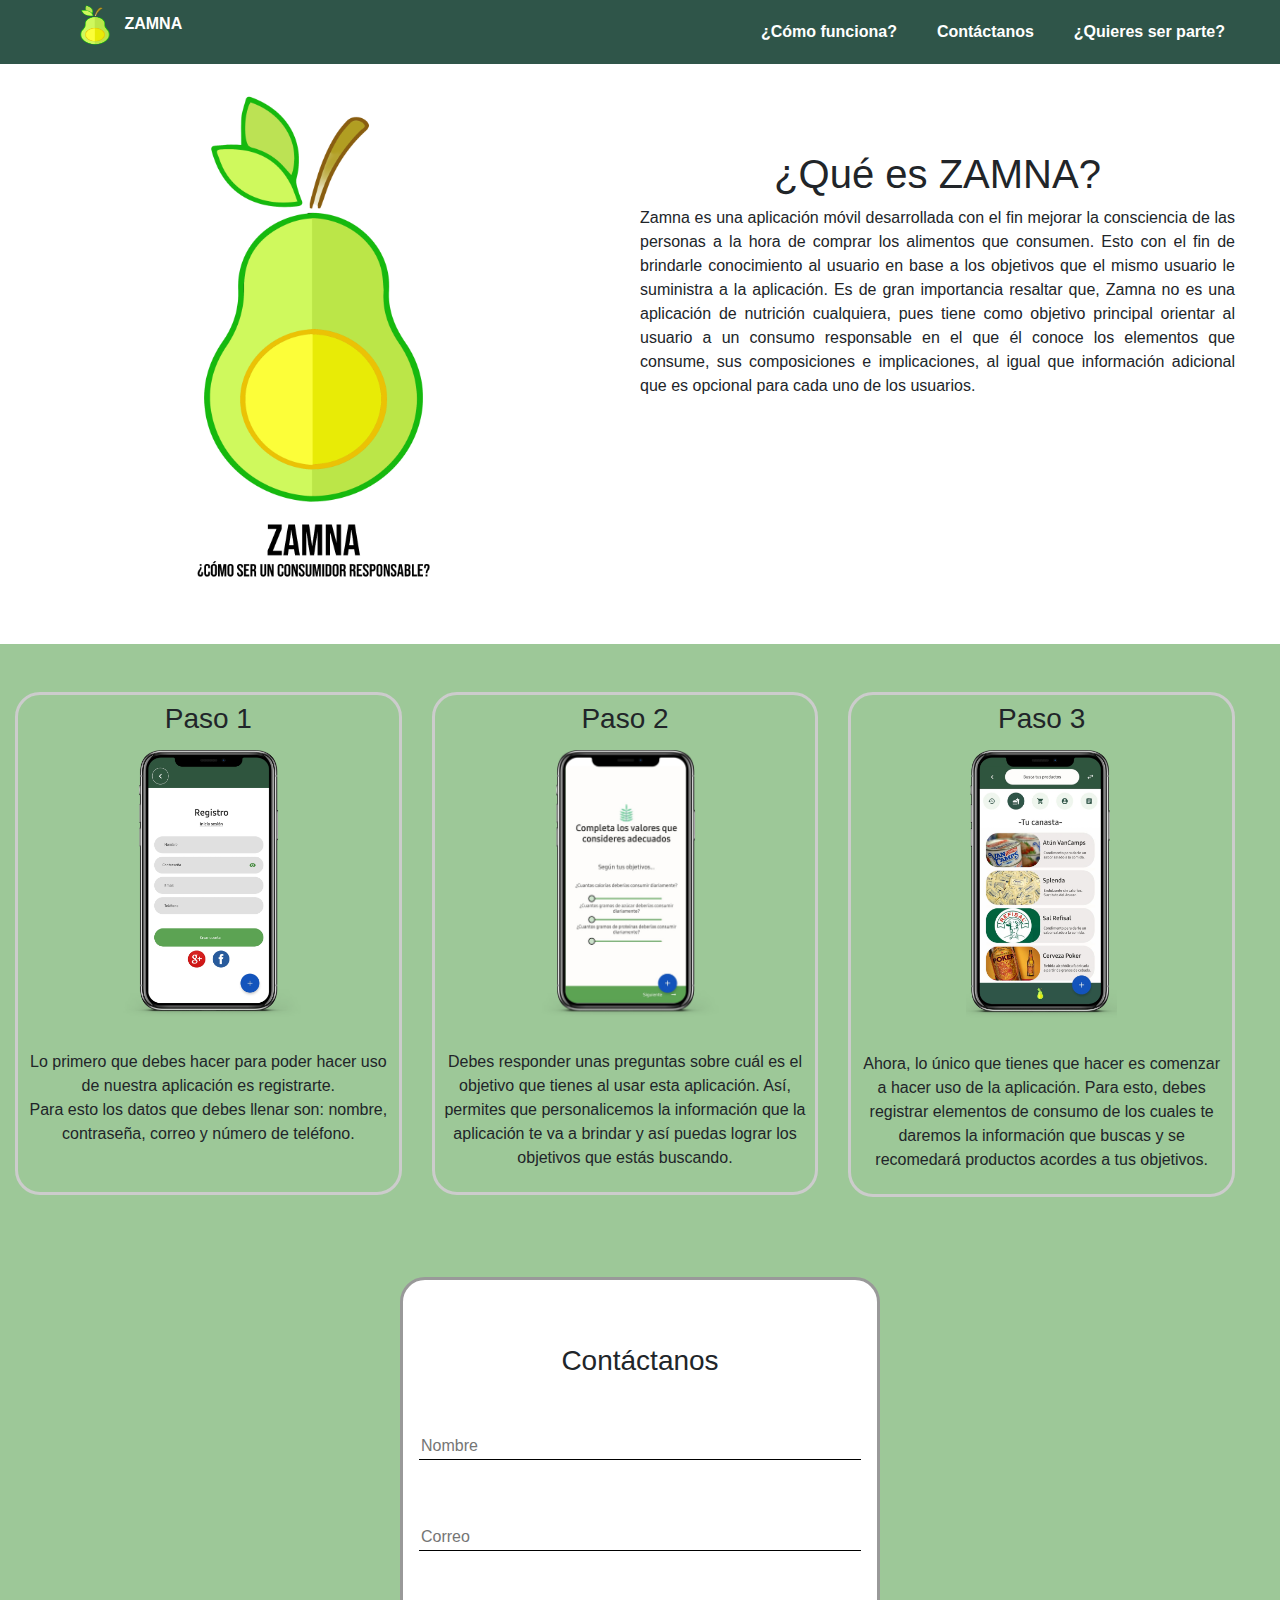
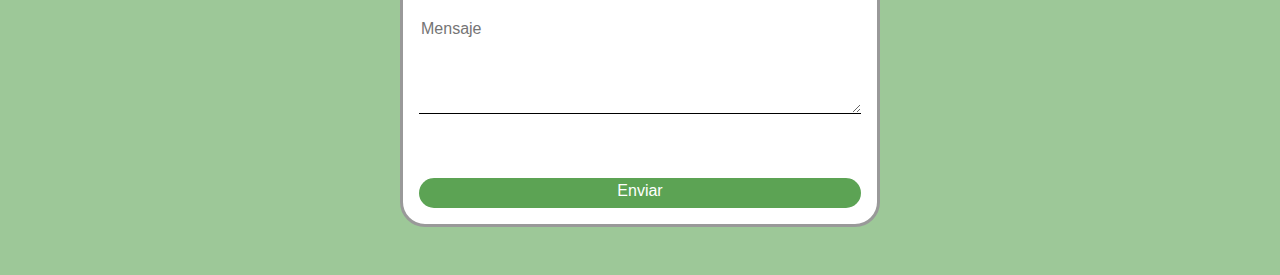
<file: index.html>
<!doctype html>
<html lang="en">
  <head>


    <meta charset="utf-8">
    <meta name="viewport" content="width=device-width, initial-scale=1, shrink-to-fit=no">
    <link rel="stylesheet" href="./style.css">
        <!-- Global site tag (gtag.js) - Google Analytics -->
    <script async src="https://www.googletagmanager.com/gtag/js?id=UA-162138312-2"></script>
    <script>
      window.dataLayer = window.dataLayer || [];
      function gtag(){dataLayer.push(arguments);}
      gtag('js', new Date());

      gtag('config', 'UA-162138312-2');
    </script>
    <link rel="stylesheet" href="https://stackpath.bootstrapcdn.com/bootstrap/4.3.1/css/bootstrap.min.css" integrity="sha384-ggOyR0iXCbMQv3Xipma34MD+dH/1fQ784/j6cY/iJTQUOhcWr7x9JvoRxT2MZw1T" crossorigin="anonymous">
    <script src = "./index-script.js"></script>
    <link rel="icon" href="./images/LogoSinTexto.png">
    <title>Zamna</title>
  </head>
  <body>
    <header class = "verde mb-auto">
      <div class="container-fluid">
        <div class="topbar inner">
          <div class="row">
            <div class="col-lg-6 col-sm">
              <a class = "topbar-link titulos" href="#"><img src="./images/LogoSinTexto.png" alt="logo" width = "50" height= "50"> ZAMNA</a>  
            </div>
            <div class="col-lg-6 col-sm" id="a-colapsar">
              <nav class="nav float-right">
                <a class = "topbar-link" href="#comoFunciona">¿Cómo funciona?</a>
                <a class = "topbar-link"  href="#contactar">Contáctanos</a>
                <a class = "topbar-link" href="./trabajaConNosotros.html">¿Quieres ser parte?</a>
              </nav>
            </div>
          </div>
        </div>
      </div>     
    </header>
    <div class="inicio">
      <div class="container-fluid">
        <div class="row grapper">
          <div class="col-lg-6 col-md-6 col-sm">
              <img src="./images/logo.png" alt="logo" width="70%" height="auto" style= "text-align: center"> 
          </div>
          <div class="col-lg-6 col-md-6 col-sm">
            <div class="float-right igualar">
                <h1 >¿Qué es <span class= "titulo"> ZAMNA</span>?</h1>
                <p class = "alignment-left"> Zamna es una aplicación móvil desarrollada con el fin mejorar la consciencia de las personas a la hora de comprar los alimentos que consumen. Esto con el fin de brindarle conocimiento al usuario en base a los objetivos que el mismo usuario le suministra a la aplicación. Es de gran importancia resaltar que, Zamna no es una aplicación de nutrición cualquiera, pues tiene como objetivo principal orientar al usuario a un consumo responsable en el que él conoce los elementos que consume, sus composiciones e implicaciones, al igual que información adicional que es opcional para cada uno de los usuarios.</p>
            </div>
          </div>
        </div>
      </div>
    </div>    
    <div class="demostracion" id="comoFunciona">
      <div class="container-fluid">
        <div class="row grapper">
          <div class="col-lg-4">
            <div class="bordes">
              <h3 class = "pasos">Paso 1</h3>
              
              <img src="./images/paso1.png" alt="Paso1" width="50%">
              <br><br>
              <p class="pasos">Lo primero que debes hacer para poder hacer uso de nuestra aplicación es registrarte. <br>
              Para esto los datos que debes llenar son: nombre, contraseña, correo y número de teléfono.<br><br></p>
            </div>
            
          </div>
          <div class="col-lg-4 col-sm">
            <div class="bordes">
              <h3 class= "pasos">Paso 2</h3>
              
              <img src="./images/paso2.png" alt="Paso2" width="50%">
              <br><br>
              <p class="pasos">Debes responder unas preguntas sobre cuál es el objetivo que tienes al usar esta aplicación.
                Así, permites que personalicemos la información que la aplicación te va a brindar y así puedas lograr los objetivos que estás buscando.
              </p>
            </div>
              
          </div>
          <div class="col-lg-4 col-sm">
            <div class="bordes">
              <h3 class = "pasos">Paso 3</h3>
              
              <img src="./images/paso3.png" alt="Paso3" width="39.8%">
              <br><br>
              <p class="pasos">Ahora, lo único que tienes que hacer es comenzar a hacer uso de la aplicación. Para esto, debes
                registrar elementos de consumo de los cuales te daremos la información que buscas y se recomedará productos acordes a tus objetivos.
              </p>
            </div>
          </div>
        </div>
      </div>
    </div>
    <div class="Contactanos grapper" id="contactar">
      <div class="container-fluid">
        <div class="row justify-content-center">
           <div class="carta-contacto">
              <div class="formulario">
                  <h3 id="contacto">Contáctanos</h3>
                  <input type="text" class="input-contacto" id ="nombre" placeholder="Nombre">
                  <input type="email" class="input-contacto" id = "correo"placeholder="Correo">
                  <textarea name="Mensaje" class="input-contacto" id = "mensaje" placeholder= "Mensaje"></textarea>
                  <button type="button" onclick= "enviarMensaje()" id="enviar">Enviar</button>
                </div>
         </div>
        </div>
      </div>
    </div>
    <div class="footer">
      
    </div>
    <!-- Optional JavaScript -->
    <!-- jQuery first, then Popper.js, then Bootstrap JS -->
    <script src="https://code.jquery.com/jquery-3.3.1.slim.min.js" integrity="sha384-q8i/X+965DzO0rT7abK41JStQIAqVgRVzpbzo5smXKp4YfRvH+8abtTE1Pi6jizo" crossorigin="anonymous"></script>
    <script src="https://cdnjs.cloudflare.com/ajax/libs/popper.js/1.14.7/umd/popper.min.js" integrity="sha384-UO2eT0CpHqdSJQ6hJty5KVphtPhzWj9WO1clHTMGa3JDZwrnQq4sF86dIHNDz0W1" crossorigin="anonymous"></script>
    <script src="https://stackpath.bootstrapcdn.com/bootstrap/4.3.1/js/bootstrap.min.js" integrity="sha384-JjSmVgyd0p3pXB1rRibZUAYoIIy6OrQ6VrjIEaFf/nJGzIxFDsf4x0xIM+B07jRM" crossorigin="anonymous"></script>
   
  </body>
</html>
</file>
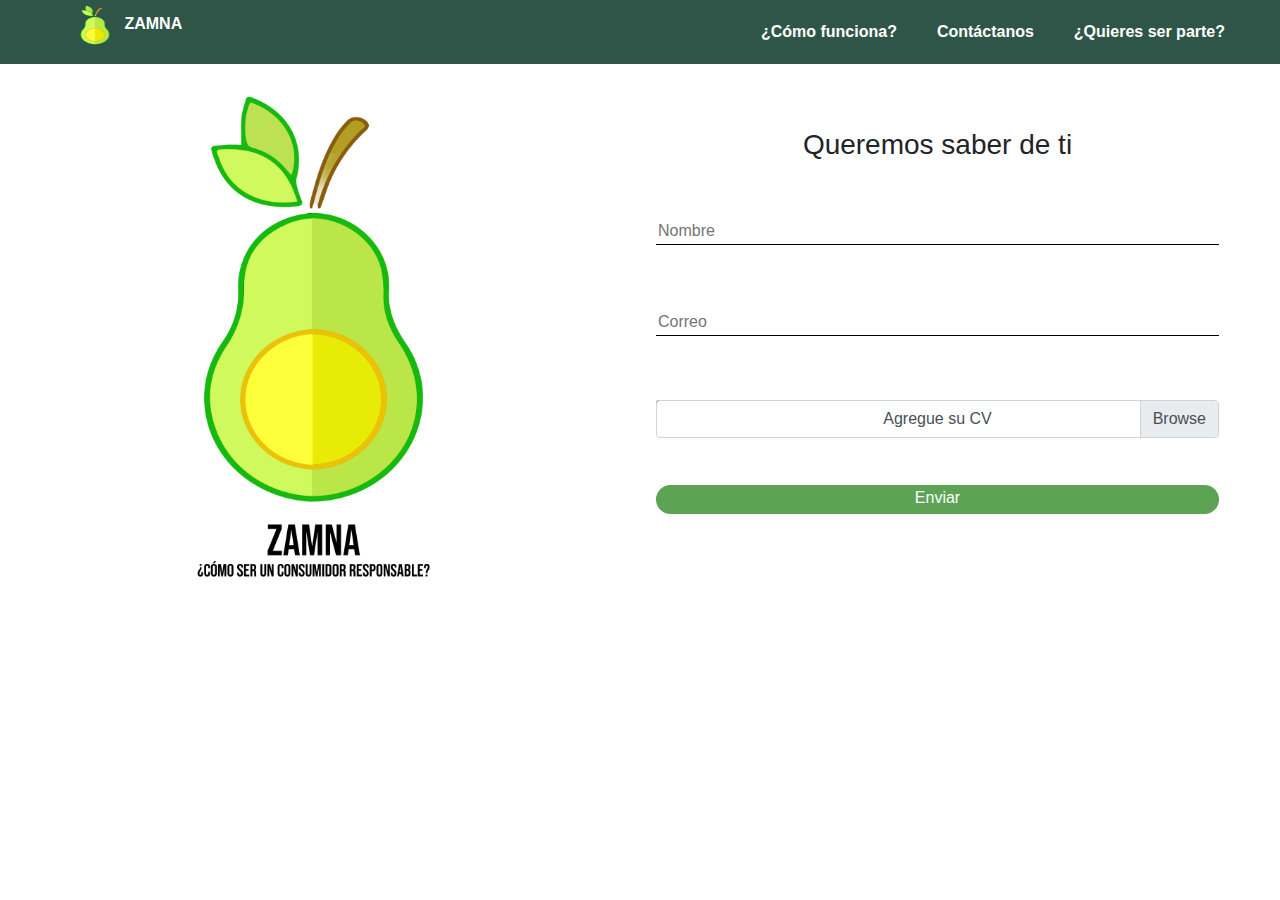
<file: trabajaConNosotros.html>
<!doctype html>
<html lang="en">
  <head>
    <meta charset="utf-8">
    <meta name="viewport" content="width=device-width, initial-scale=1, shrink-to-fit=no">
    <link rel="stylesheet" href="./style.css">
    <script src="./trabaja.js"></script>
    <!-- Global site tag (gtag.js) - Google Analytics -->
    <script async src="https://www.googletagmanager.com/gtag/js?id=UA-162138312-2"></script>
    <script>
      window.dataLayer = window.dataLayer || [];
      function gtag(){dataLayer.push(arguments);}
      gtag('js', new Date());

      gtag('config', 'UA-162138312-2');
    </script>

    <link rel="stylesheet" href="https://stackpath.bootstrapcdn.com/bootstrap/4.3.1/css/bootstrap.min.css" integrity="sha384-ggOyR0iXCbMQv3Xipma34MD+dH/1fQ784/j6cY/iJTQUOhcWr7x9JvoRxT2MZw1T" crossorigin="anonymous">
    <link href="https://fonts.googleapis.com/css?family=Bebas+Neue&display=swap" rel="stylesheet">
    <link rel="icon" href="./images/LogoSinTexto.png">
    <title>Zamna</title>
  </head>
  <body>
    <header class = "verde mb-auto">
      <div class="container-fluid">
        <div class="topbar inner">
          <div class="row">
            <div class="col-lg-6 col-sm">
              <a class = "topbar-link titulo" href="./index.html"><img src="./images/LogoSinTexto.png" alt="logo" width = "50" height= "50"> ZAMNA</a>  
            </div>
            <div class="col-lg-6" id="a-colapsar">
              <nav class="nav float-right">
                <a class = "topbar-link" href="./index.html#comoFunciona">¿Cómo funciona?</a>
                <a class = "topbar-link"  href="./index.html#contactar">Contáctanos</a>
                <a class = "topbar-link" href="./trabajaConNosotros.html">¿Quieres ser parte?</a>
              </nav>
            </div>
          </div>
        </div>
      </div>     
    </header>
    <div class="inicio">
      <div class="container-fluid">
        <div class="row grapper">
          <div class="col-6 ">
              <img src="./images/logo.png" alt="logo" width="70%" height="auto" style= "text-align: center"> 
          </div>
          <div class="col-6 justify-content-center">
            <div class="agrega-CV">
                <div class="formulario">
                    <h3 id="contacto">Queremos saber de ti</h3>
                    <input type="text" class="input-contacto" id = "nombre" placeholder="Nombre">
                    <input type="email" class="input-contacto" id= "correo" placeholder="Correo">
                    <div class="custom-file">
                            <input type="file" class="input-contacto" id="CV">
                            <label class="custom-file-label" for="CV">Agregue su CV</label>
                    </div>
                    <button type="button" onclick="enviarCV()" id="enviar" style="margin-top: 2.5rem;">Enviar</button>
                </div>
            </div>
          </div>
        </div>
      </div>
    </div>    
    
    <div class="footer">
      
    </div>
    <!-- Optional JavaScript -->
    <!-- jQuery first, then Popper.js, then Bootstrap JS -->
    <script src="https://code.jquery.com/jquery-3.3.1.slim.min.js" integrity="sha384-q8i/X+965DzO0rT7abK41JStQIAqVgRVzpbzo5smXKp4YfRvH+8abtTE1Pi6jizo" crossorigin="anonymous"></script>
    <script src="https://cdnjs.cloudflare.com/ajax/libs/popper.js/1.14.7/umd/popper.min.js" integrity="sha384-UO2eT0CpHqdSJQ6hJty5KVphtPhzWj9WO1clHTMGa3JDZwrnQq4sF86dIHNDz0W1" crossorigin="anonymous"></script>
    <script src="https://stackpath.bootstrapcdn.com/bootstrap/4.3.1/js/bootstrap.min.js" integrity="sha384-JjSmVgyd0p3pXB1rRibZUAYoIIy6OrQ6VrjIEaFf/nJGzIxFDsf4x0xIM+B07jRM" crossorigin="anonymous"></script>
  </body>
</html>
</file>
<file: style.css>
.grapper{
    text-align: center;
    display: inline-block;
    width:100%;
}
.topbar{
    padding-left : 35px;
    padding-right:20px;
}
.titulos{
    font-family: 'Bebas Neue', sans-serif;
}
.topbar-link{
    padding : 20px;
    color: white;
    font-weight: bold;
}
.topbar-link:hover{
    color: rgb(170,197,86);
}
.alignment-left{
    text-align: justify;
  
}

.igualar{
    margin-top: 5.4rem;
}

.demostracion{
    padding-top: 3rem;
    background-color: rgb(92,163,84,0.6);
    padding-bottom:2rem;
    
}
.verde{
    background-color:#2f5549; 
}
.bordes{
    border-color: #cccccc;
    border-style: solid;
    border-radius: 25px;
}
.pasos{
    padding : 0.4rem;
}
.carta-contacto{
    width: 30rem;
    border-color:#999999;
    border-style: solid;
    border-radius: 25px;
    background-color:white;
}

#contacto{
    
    padding: 3rem;
}
.label-contacto{
    
    float:left;
}
.input-contacto{
    float:left;
    width: 100%;
    margin-bottom:4rem;
    border:0;
    border-bottom:0.3px solid;
    background:transparent;
    
}
#mensaje{
    padding-bottom: 3rem;
}
.formulario{
    padding:1rem;
}
.Contactanos{
    padding-top: 3rem;
    padding-bottom: 3rem;
    background-color: rgb(92,163,84,0.6);
}
#enviar{
    float:left;
    width: 100%;
    margin-bottom: 1rem;
    padding-bottom: 0.3rem;
    border:0;   
    border-radius: 25px;
    text-align: center;
    background-color:  rgb(92,163,84);
    color: white;
}
</file>
